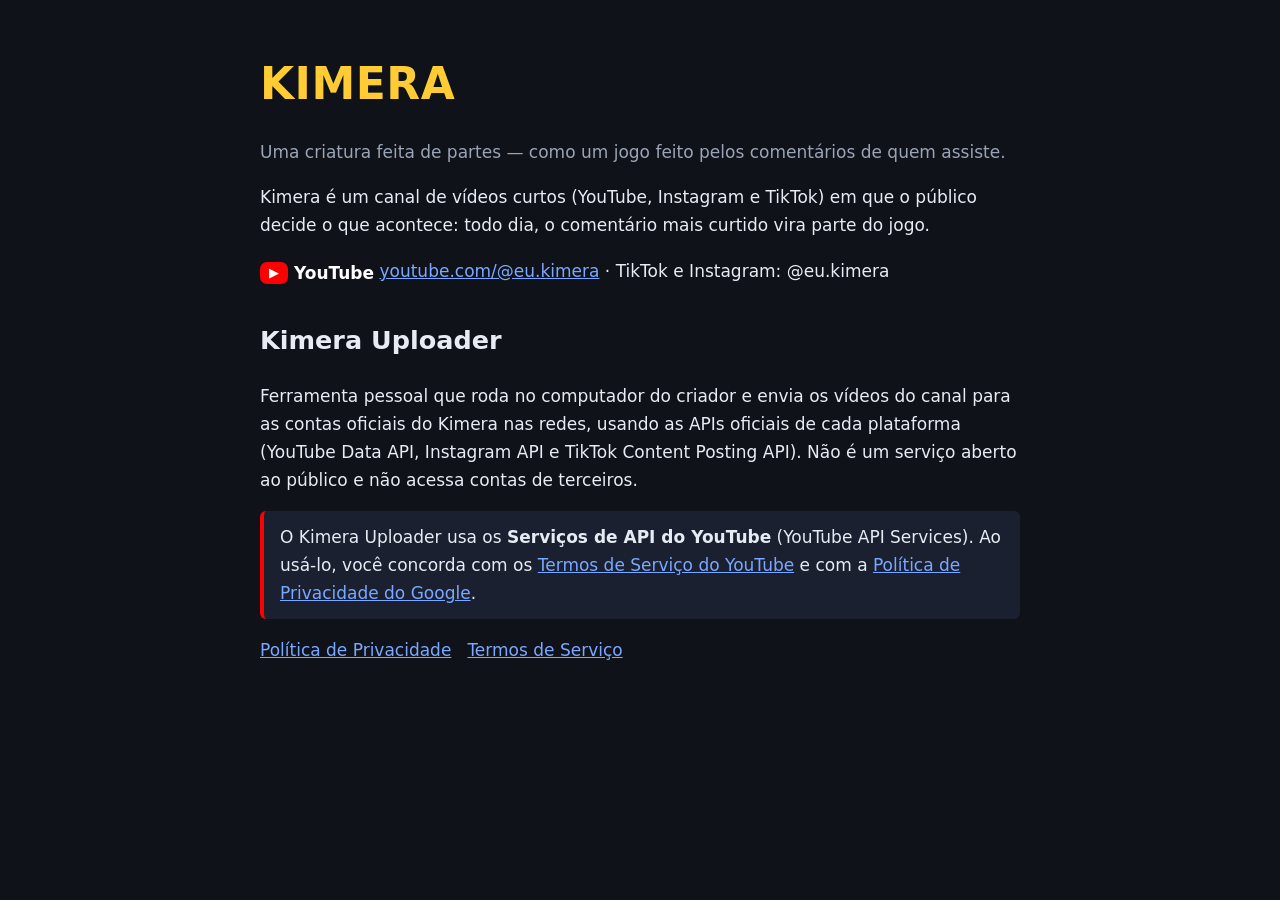
<file: index.html>
<!doctype html><html lang="pt-BR"><head><meta charset="utf-8"><meta name="viewport" content="width=device-width,initial-scale=1">
<title>Kimera</title><link rel="stylesheet" href="estilo.css"></head><body><main>
<h1>KIMERA</h1>
<p class="sub">Uma criatura feita de partes — como um jogo feito pelos comentários de quem assiste.</p>
<p>Kimera é um canal de vídeos curtos (YouTube, Instagram e TikTok) em que o público decide o que acontece: todo dia, o comentário mais curtido vira parte do jogo.</p>
<p class="canal"><span class="yt"><span class="play">▶</span> YouTube</span> <a href="https://www.youtube.com/@eu.kimera">youtube.com/@eu.kimera</a> · TikTok e Instagram: @eu.kimera</p>
<h2>Kimera Uploader</h2>
<p>Ferramenta pessoal que roda no computador do criador e envia os vídeos do canal para as contas oficiais do Kimera nas redes, usando as APIs oficiais de cada plataforma (YouTube Data API, Instagram API e TikTok Content Posting API). Não é um serviço aberto ao público e não acessa contas de terceiros.</p>
<p class="nota">O Kimera Uploader usa os <b>Serviços de API do YouTube</b> (YouTube API Services). Ao usá-lo, você concorda com os <a href="https://www.youtube.com/t/terms">Termos de Serviço do YouTube</a> e com a <a href="https://policies.google.com/privacy">Política de Privacidade do Google</a>.</p>
<nav><a href="privacidade.html">Política de Privacidade</a><a href="termos.html">Termos de Serviço</a></nav>
</main></body></html>
</file>
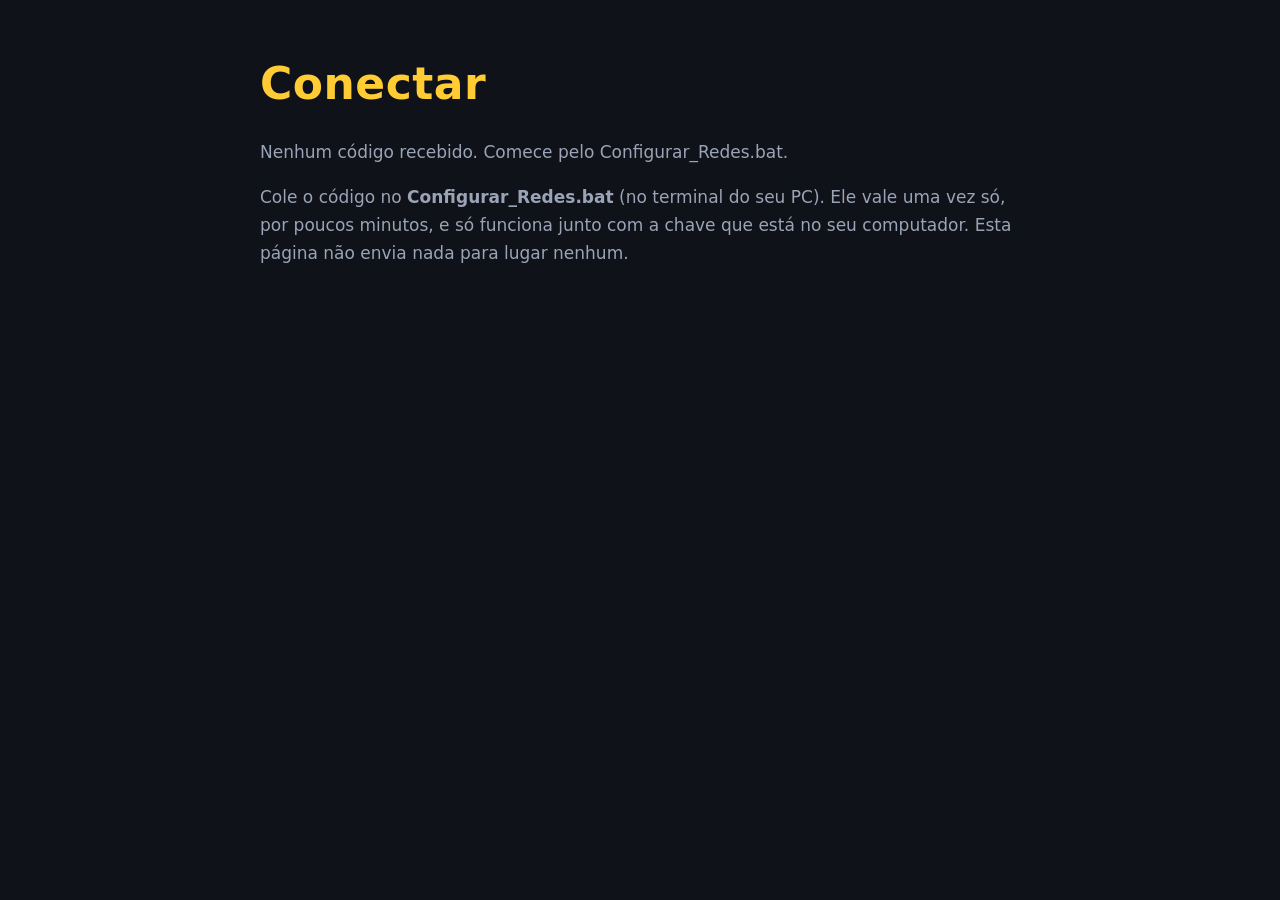
<file: callback/index.html>
<!doctype html><html lang="pt-BR"><head><meta charset="utf-8"><meta name="viewport" content="width=device-width,initial-scale=1">
<title>Kimera - conectar</title><link rel="stylesheet" href="../estilo.css">
<style>#codigo{font:15px/1.4 ui-monospace,Consolas,monospace;background:#171b23;border:1px solid #2a303c;border-radius:10px;padding:14px;word-break:break-all}button{font-size:17px;padding:10px 18px;border-radius:10px;border:0;background:#ffcc33;cursor:pointer;margin-top:12px}</style>
</head><body><main>
<h1>Conectar</h1>
<p id="msg" class="sub">Lendo a resposta da plataforma...</p>
<div id="codigo" hidden></div>
<button id="copiar" hidden>Copiar código</button>
<p class="sub">Cole o código no <b>Configurar_Redes.bat</b> (no terminal do seu PC). Ele vale uma vez só, por poucos minutos, e só funciona junto com a chave que está no seu computador. Esta página não envia nada para lugar nenhum.</p>
<script>
const q = new URLSearchParams(location.search);
const cod = q.get("code"), erro = q.get("error_description") || q.get("error");
const msg = document.getElementById("msg"), box = document.getElementById("codigo"), bt = document.getElementById("copiar");
if (cod) {
  const texto = cod + (q.get("state") ? "|" + q.get("state") : "");
  box.textContent = texto; box.hidden = false; bt.hidden = false;
  msg.textContent = "Autorizado! Copie o código abaixo:";
  bt.onclick = async () => { try { await navigator.clipboard.writeText(texto); bt.textContent = "Copiado!"; } catch (e) { bt.textContent = "Selecione e copie (Ctrl+C)"; } };
} else {
  msg.textContent = erro ? ("A plataforma recusou: " + erro) : "Nenhum código recebido. Comece pelo Configurar_Redes.bat.";
}
</script>
</main></body></html>
</file>
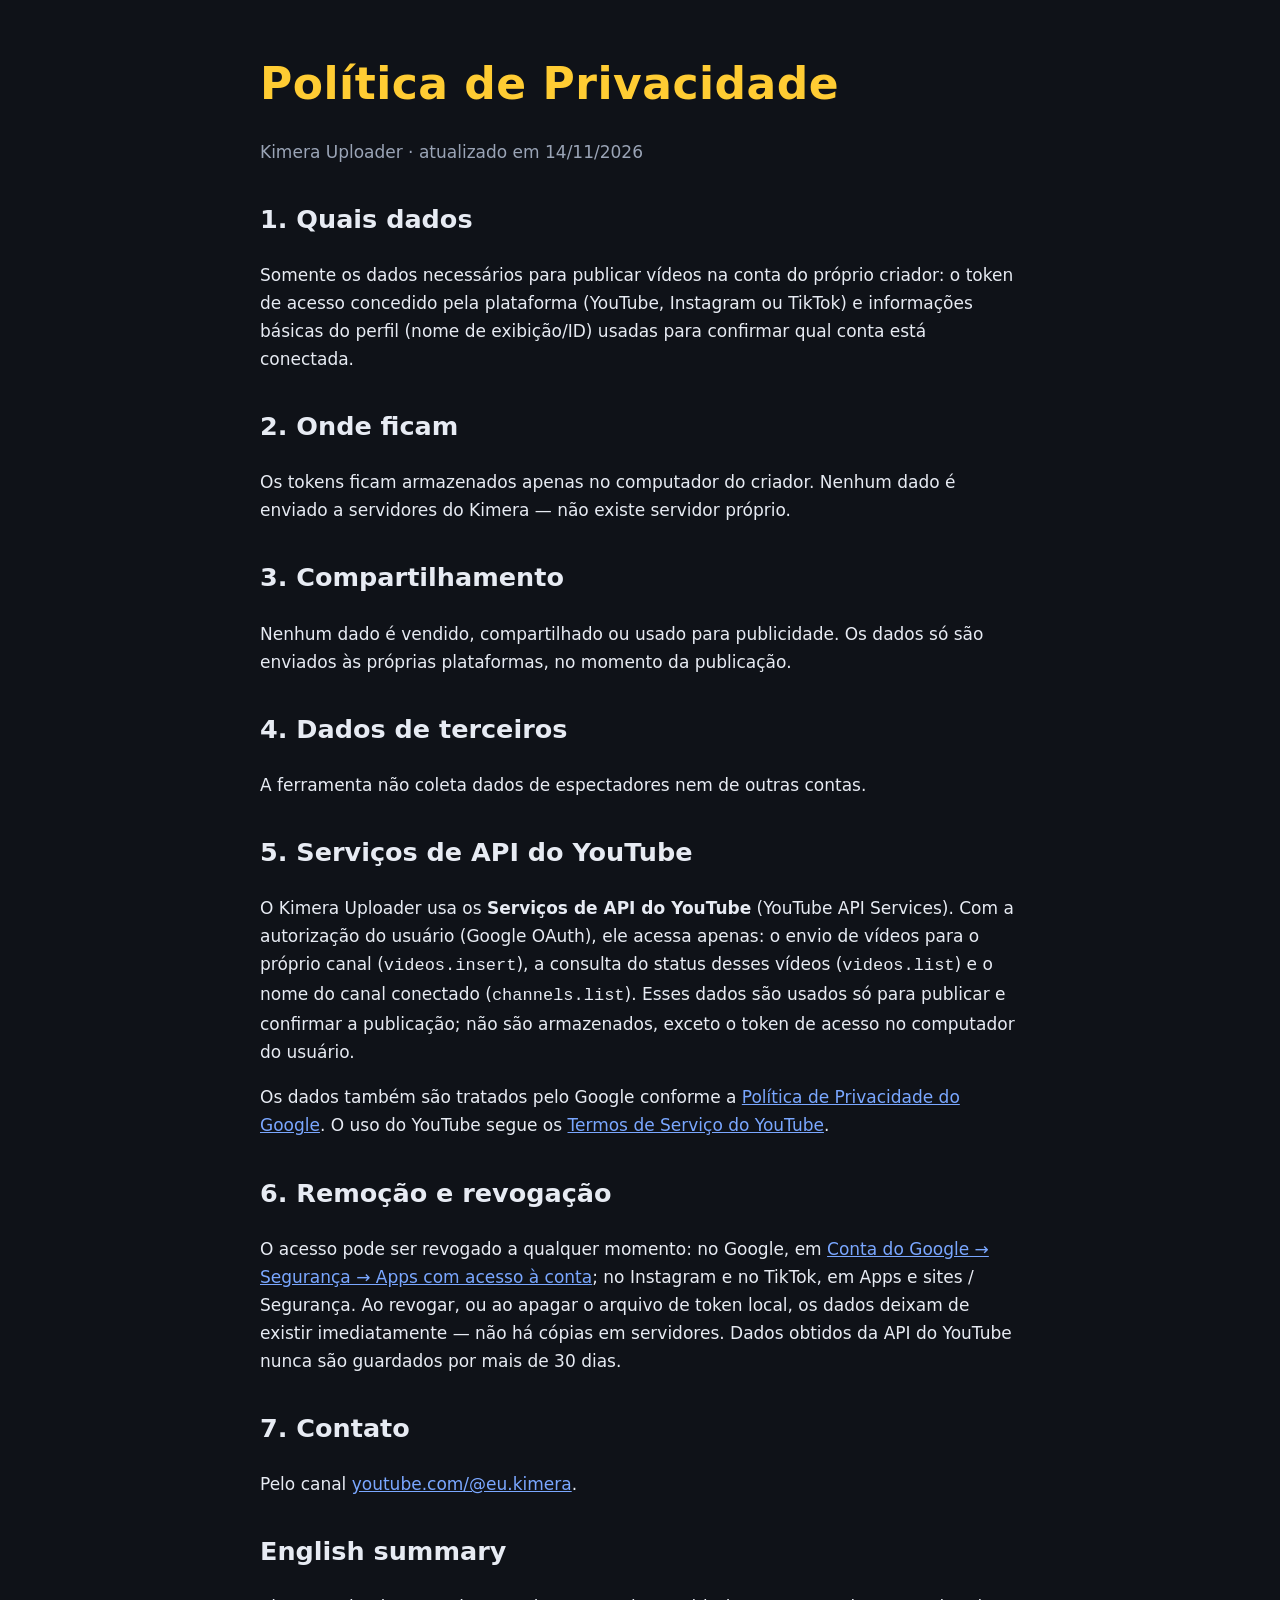
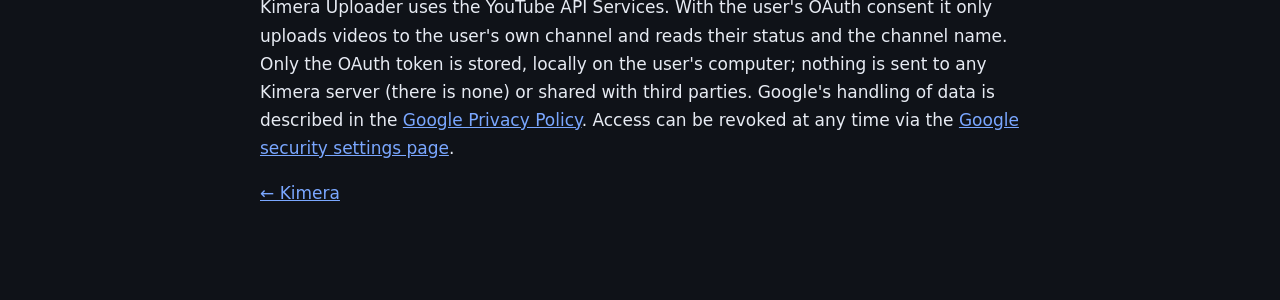
<file: privacidade.html>
<!doctype html><html lang="pt-BR"><head><meta charset="utf-8"><meta name="viewport" content="width=device-width,initial-scale=1">
<title>Política de Privacidade — Kimera</title><link rel="stylesheet" href="estilo.css"></head><body><main>
<h1>Política de Privacidade</h1><p class="sub">Kimera Uploader · atualizado em 14/11/2026</p>
<h2>1. Quais dados</h2><p>Somente os dados necessários para publicar vídeos na conta do próprio criador: o token de acesso concedido pela plataforma (YouTube, Instagram ou TikTok) e informações básicas do perfil (nome de exibição/ID) usadas para confirmar qual conta está conectada.</p>
<h2>2. Onde ficam</h2><p>Os tokens ficam armazenados apenas no computador do criador. Nenhum dado é enviado a servidores do Kimera — não existe servidor próprio.</p>
<h2>3. Compartilhamento</h2><p>Nenhum dado é vendido, compartilhado ou usado para publicidade. Os dados só são enviados às próprias plataformas, no momento da publicação.</p>
<h2>4. Dados de terceiros</h2><p>A ferramenta não coleta dados de espectadores nem de outras contas.</p>
<h2>5. Serviços de API do YouTube</h2><p>O Kimera Uploader usa os <b>Serviços de API do YouTube</b> (YouTube API Services). Com a autorização do usuário (Google OAuth), ele acessa apenas: o envio de vídeos para o próprio canal (<code>videos.insert</code>), a consulta do status desses vídeos (<code>videos.list</code>) e o nome do canal conectado (<code>channels.list</code>). Esses dados são usados só para publicar e confirmar a publicação; não são armazenados, exceto o token de acesso no computador do usuário.</p>
<p>Os dados também são tratados pelo Google conforme a <a href="https://policies.google.com/privacy">Política de Privacidade do Google</a>. O uso do YouTube segue os <a href="https://www.youtube.com/t/terms">Termos de Serviço do YouTube</a>.</p>
<h2>6. Remoção e revogação</h2><p>O acesso pode ser revogado a qualquer momento: no Google, em <a href="https://security.google.com/settings/security/permissions">Conta do Google → Segurança → Apps com acesso à conta</a>; no Instagram e no TikTok, em Apps e sites / Segurança. Ao revogar, ou ao apagar o arquivo de token local, os dados deixam de existir imediatamente — não há cópias em servidores. Dados obtidos da API do YouTube nunca são guardados por mais de 30 dias.</p>
<h2>7. Contato</h2><p>Pelo canal <a href="https://www.youtube.com/@eu.kimera">youtube.com/@eu.kimera</a>.</p>
<h2>English summary</h2><p>Kimera Uploader uses the YouTube API Services. With the user's OAuth consent it only uploads videos to the user's own channel and reads their status and the channel name. Only the OAuth token is stored, locally on the user's computer; nothing is sent to any Kimera server (there is none) or shared with third parties. Google's handling of data is described in the <a href="https://policies.google.com/privacy">Google Privacy Policy</a>. Access can be revoked at any time via the <a href="https://security.google.com/settings/security/permissions">Google security settings page</a>.</p>
<p><a href="index.html">← Kimera</a></p></main></body></html>
</file>
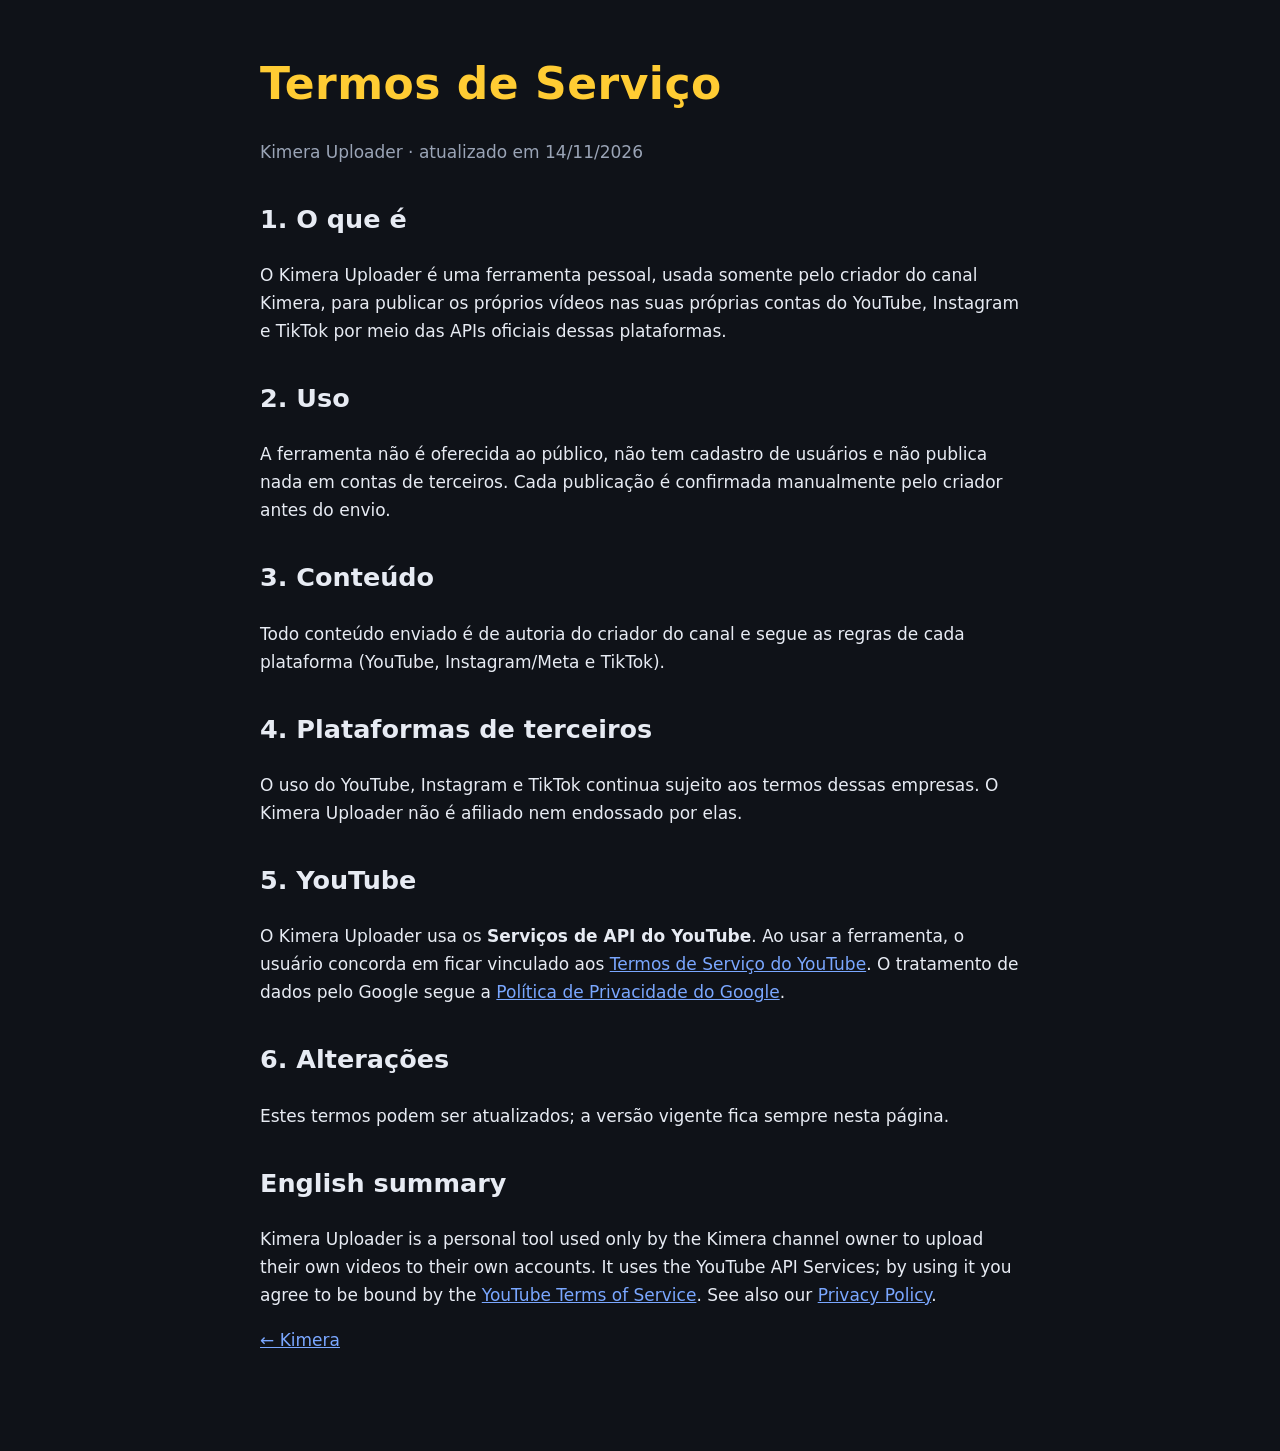
<file: termos.html>
<!doctype html><html lang="pt-BR"><head><meta charset="utf-8"><meta name="viewport" content="width=device-width,initial-scale=1">
<title>Termos de Serviço — Kimera</title><link rel="stylesheet" href="estilo.css"></head><body><main>
<h1>Termos de Serviço</h1><p class="sub">Kimera Uploader · atualizado em 14/11/2026</p>
<h2>1. O que é</h2><p>O Kimera Uploader é uma ferramenta pessoal, usada somente pelo criador do canal Kimera, para publicar os próprios vídeos nas suas próprias contas do YouTube, Instagram e TikTok por meio das APIs oficiais dessas plataformas.</p>
<h2>2. Uso</h2><p>A ferramenta não é oferecida ao público, não tem cadastro de usuários e não publica nada em contas de terceiros. Cada publicação é confirmada manualmente pelo criador antes do envio.</p>
<h2>3. Conteúdo</h2><p>Todo conteúdo enviado é de autoria do criador do canal e segue as regras de cada plataforma (YouTube, Instagram/Meta e TikTok).</p>
<h2>4. Plataformas de terceiros</h2><p>O uso do YouTube, Instagram e TikTok continua sujeito aos termos dessas empresas. O Kimera Uploader não é afiliado nem endossado por elas.</p>
<h2>5. YouTube</h2><p>O Kimera Uploader usa os <b>Serviços de API do YouTube</b>. Ao usar a ferramenta, o usuário concorda em ficar vinculado aos <a href="https://www.youtube.com/t/terms">Termos de Serviço do YouTube</a>. O tratamento de dados pelo Google segue a <a href="https://policies.google.com/privacy">Política de Privacidade do Google</a>.</p>
<h2>6. Alterações</h2><p>Estes termos podem ser atualizados; a versão vigente fica sempre nesta página.</p>
<h2>English summary</h2><p>Kimera Uploader is a personal tool used only by the Kimera channel owner to upload their own videos to their own accounts. It uses the YouTube API Services; by using it you agree to be bound by the <a href="https://www.youtube.com/t/terms">YouTube Terms of Service</a>. See also our <a href="privacidade.html">Privacy Policy</a>.</p>
<p><a href="index.html">← Kimera</a></p></main></body></html>
</file>
<file: estilo.css>
:root{--f:#0f1218;--t:#e7ebf3;--s:#9aa4b6;--a:#ffcc33}
body{margin:0;background:var(--f);color:var(--t);font:17px/1.65 system-ui,Segoe UI,Roboto,sans-serif}
main{max-width:760px;margin:0 auto;padding:48px 20px 80px}
h1{font-size:44px;margin:0;color:var(--a);letter-spacing:.5px}h2{margin-top:32px}
a{color:#7aa7ff}.sub{color:var(--s)}nav a{margin-right:16px}
.yt{display:inline-flex;align-items:center;gap:6px;font-weight:700;color:#fff}.yt .play{background:#f00;color:#fff;border-radius:7px;padding:0 9px;font-size:13px;line-height:22px}
.canal{margin:18px 0}.nota{background:#1a2030;border-left:4px solid #f00;padding:12px 16px;border-radius:6px}
</file>
